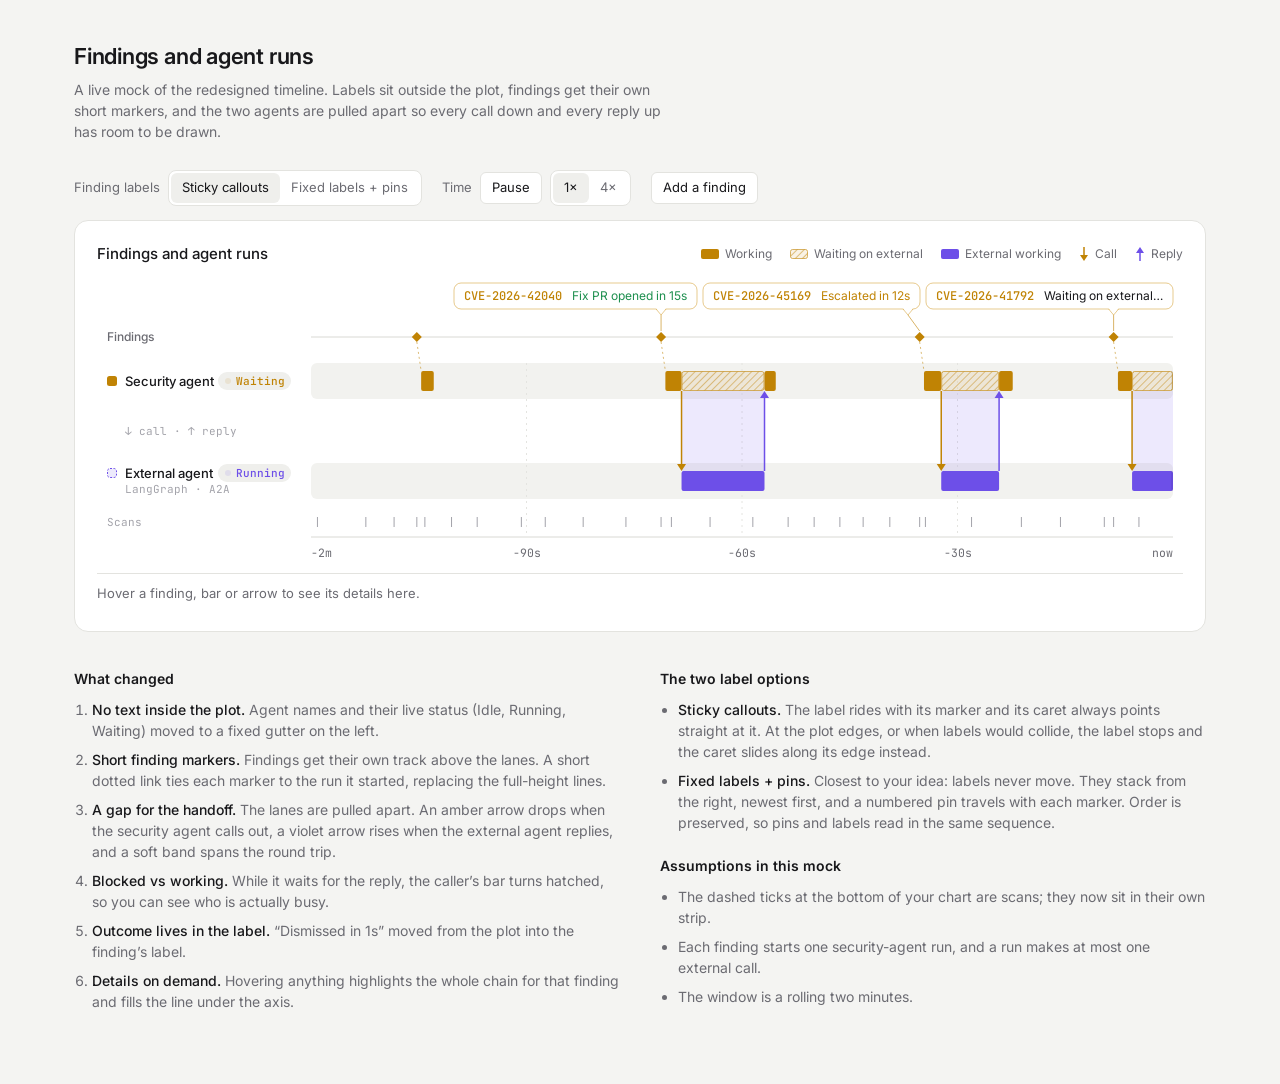
<file: inspiration/Findings timeline redesign.html>
<!doctype html>
<html lang="en">
<head>
<meta charset="utf-8">
<meta name="viewport" content="width=device-width, initial-scale=1, viewport-fit=cover">
<title>Findings and agent runs — timeline redesign</title>
<link rel="preconnect" href="https://fonts.googleapis.com">
<link rel="preconnect" href="https://fonts.gstatic.com" crossorigin>
<link href="https://fonts.googleapis.com/css2?family=Inter:wght@400;500;600&family=JetBrains+Mono:wght@400;500&display=swap" rel="stylesheet">
<style>
:root{
  --bg:#f4f4f2; --card:#ffffff; --border:#e3e3df; --text:#18181b; --muted:#6b6b72; --faint:#a3a3aa;
  --lane:#f2f2ef; --grid:#e4e4e0; --track:#d9d9d4; --chip:#efefec; --pill:#ffffff; --pill-stroke:rgba(201,138,6,.45);
  --amber:#c08304; --amber-wait:rgba(192,131,4,.10); --violet:#6d4fe8; --violet-soft:rgba(109,79,232,.12);
  --green:#1d8f4e; --focus:#6d4fe8;
  color-scheme:light;
}
@media (prefers-color-scheme: dark){
  :root:not([data-theme="light"]){
    --bg:#08080a; --card:#111114; --border:#24242a; --text:#ececef; --muted:#8c8c95; --faint:#55555d;
    --lane:#16161a; --grid:#24242a; --track:#2c2c33; --chip:#1c1c21; --pill:#17171b; --pill-stroke:rgba(242,181,58,.38);
    --amber:#f2b53a; --amber-wait:rgba(242,181,58,.07); --violet:#9d8af7; --violet-soft:rgba(157,138,247,.10);
    --green:#5fcf8a; --focus:#9d8af7;
    color-scheme:dark;
  }
}
:root[data-theme="dark"]{
  --bg:#08080a; --card:#111114; --border:#24242a; --text:#ececef; --muted:#8c8c95; --faint:#55555d;
  --lane:#16161a; --grid:#24242a; --track:#2c2c33; --chip:#1c1c21; --pill:#17171b; --pill-stroke:rgba(242,181,58,.38);
  --amber:#f2b53a; --amber-wait:rgba(242,181,58,.07); --violet:#9d8af7; --violet-soft:rgba(157,138,247,.10);
  --green:#5fcf8a; --focus:#9d8af7;
  color-scheme:dark;
}
:root{box-sizing:border-box;padding-top:env(safe-area-inset-top,0px);padding-bottom:env(safe-area-inset-bottom,0px)}
html{scroll-padding-top:env(safe-area-inset-top,0px)}
*,*::before,*::after{box-sizing:inherit}
body{margin:0;background:var(--bg);color:var(--text);font:400 14px/1.5 Inter,system-ui,-apple-system,"Segoe UI",sans-serif;-webkit-font-smoothing:antialiased}
.mono{font-family:"JetBrains Mono",ui-monospace,SFMono-Regular,Menlo,monospace}
main{max-width:1180px;margin:0 auto;padding:40px 24px 64px}
h1{font-size:22px;font-weight:600;letter-spacing:-.01em;margin:0 0 6px}
.lede{color:var(--muted);margin:0 0 28px;max-width:68ch}

.toolbar{display:flex;flex-wrap:wrap;gap:12px 20px;align-items:center;margin-bottom:14px}
.group{display:flex;align-items:center;gap:8px}
.group > span{color:var(--muted);font-size:13px}
.seg{display:inline-flex;border:1px solid var(--border);border-radius:8px;padding:2px;background:var(--card)}
.seg button,.btn{font:inherit;font-size:13px;color:var(--muted);background:transparent;border:0;border-radius:6px;padding:5px 11px;cursor:pointer}
.seg button[aria-pressed="true"]{background:var(--chip);color:var(--text)}
.btn{border:1px solid var(--border);background:var(--card);color:var(--text)}
.btn:hover,.seg button:hover{color:var(--text)}
button:focus-visible{outline:2px solid var(--focus);outline-offset:2px}

.card{background:var(--card);border:1px solid var(--border);border-radius:14px;padding:22px 22px 14px}
.card-head{display:flex;flex-wrap:wrap;justify-content:space-between;gap:10px 24px;align-items:baseline;margin-bottom:10px}
.card-head h2{font-size:15px;font-weight:500;margin:0}
.legend{display:flex;flex-wrap:wrap;gap:6px 18px;font-size:12px;color:var(--muted)}
.legend span{display:inline-flex;align-items:center;gap:6px}
.legend svg{display:block}
.scroll{overflow-x:auto;margin:0 -6px}
#chart{display:block;min-width:760px;width:100%;height:auto;user-select:none;touch-action:pan-x}
.inspector{border-top:1px solid var(--border);margin-top:4px;padding-top:10px;min-height:44px;font-size:13px;color:var(--muted)}
.inspector b{color:var(--text);font-weight:500}
.inspector .id{color:var(--amber)}

/* svg text */
.gn{font:500 13px Inter,system-ui,sans-serif;fill:var(--text)}
.gs{font:400 11px "JetBrains Mono",ui-monospace,monospace;fill:var(--faint)}
.gl{font:500 12px Inter,system-ui,sans-serif;fill:var(--muted)}
.ax{font:400 11.5px "JetBrains Mono",ui-monospace,monospace;fill:var(--muted)}
.chipt{font:500 11px "JetBrains Mono",ui-monospace,monospace}
.pid{font:500 12px "JetBrains Mono",ui-monospace,monospace;fill:var(--amber)}
.pst{font:400 12px Inter,system-ui,sans-serif;fill:var(--muted)}
.pnum{font:600 10.5px Inter,system-ui,sans-serif}

.notes{display:grid;grid-template-columns:repeat(auto-fit,minmax(300px,1fr));gap:28px 40px;margin-top:36px}
.notes h3{font-size:14px;font-weight:600;margin:0 0 10px}
.notes ol,.notes ul{margin:0;padding-left:18px;color:var(--muted)}
.notes li{margin-bottom:8px;max-width:60ch}
.notes li b{color:var(--text);font-weight:500}
@media (prefers-reduced-motion: reduce){ .pulse{animation:none} }
</style>
</head>
<body>
<main>
  <h1>Findings and agent runs</h1>
  <p class="lede">A live mock of the redesigned timeline. Labels sit outside the plot, findings get their own short markers, and the two agents are pulled apart so every call down and every reply up has room to be drawn.</p>

  <div class="toolbar" role="toolbar" aria-label="Prototype controls">
    <div class="group"><span>Finding labels</span>
      <div class="seg" id="variant">
        <button aria-pressed="true" data-v="callout">Sticky callouts</button>
        <button aria-pressed="false" data-v="pins">Fixed labels + pins</button>
      </div>
    </div>
    <div class="group"><span>Time</span>
      <button class="btn" id="play">Pause</button>
      <div class="seg" id="speed">
        <button aria-pressed="true" data-s="1">1×</button>
        <button aria-pressed="false" data-s="4">4×</button>
      </div>
    </div>
    <button class="btn" id="inject">Add a finding</button>
  </div>

  <section class="card" aria-label="Findings and agent runs chart">
    <div class="card-head">
      <h2>Findings and agent runs</h2>
      <div class="legend" aria-hidden="true">
        <span><svg width="18" height="10"><rect width="18" height="10" rx="2" style="fill:var(--amber)"/></svg>Working</span>
        <span><svg width="18" height="10"><defs><pattern id="lh" width="5" height="5" patternUnits="userSpaceOnUse" patternTransform="rotate(45)"><rect width="5" height="5" style="fill:var(--amber-wait)"/><line x1="0" y1="0" x2="0" y2="5" style="stroke:var(--amber);stroke-width:1.6;opacity:.6"/></pattern></defs><rect x=".5" y=".5" width="17" height="9" rx="2" style="fill:url(#lh);stroke:var(--amber);stroke-opacity:.6"/></svg>Waiting on external</span>
        <span><svg width="18" height="10"><rect width="18" height="10" rx="2" style="fill:var(--violet)"/></svg>External working</span>
        <span><svg width="10" height="14"><line x1="5" y1="0" x2="5" y2="9" style="stroke:var(--amber);stroke-width:1.5"/><path d="M1 8 L5 14 L9 8Z" style="fill:var(--amber)"/></svg>Call</span>
        <span><svg width="10" height="14"><line x1="5" y1="5" x2="5" y2="14" style="stroke:var(--violet);stroke-width:1.5"/><path d="M1 6 L5 0 L9 6Z" style="fill:var(--violet)"/></svg>Reply</span>
      </div>
    </div>
    <div class="scroll"><svg id="chart" role="img" aria-label="Timeline of findings, security agent runs and external agent calls over the last two minutes"></svg></div>
    <div class="inspector" id="inspector" aria-live="polite">Hover a finding, bar or arrow to see its details here.</div>
  </section>

  <div class="notes">
    <div>
      <h3>What changed</h3>
      <ol>
        <li><b>No text inside the plot.</b> Agent names and their live status (Idle, Running, Waiting) moved to a fixed gutter on the left.</li>
        <li><b>Short finding markers.</b> Findings get their own track above the lanes. A short dotted link ties each marker to the run it started, replacing the full-height lines.</li>
        <li><b>A gap for the handoff.</b> The lanes are pulled apart. An amber arrow drops when the security agent calls out, a violet arrow rises when the external agent replies, and a soft band spans the round trip.</li>
        <li><b>Blocked vs working.</b> While it waits for the reply, the caller’s bar turns hatched, so you can see who is actually busy.</li>
        <li><b>Outcome lives in the label.</b> “Dismissed in 1s” moved from the plot into the finding’s label.</li>
        <li><b>Details on demand.</b> Hovering anything highlights the whole chain for that finding and fills the line under the axis.</li>
      </ol>
    </div>
    <div>
      <h3>The two label options</h3>
      <ul>
        <li><b>Sticky callouts.</b> The label rides with its marker and its caret always points straight at it. At the plot edges, or when labels would collide, the label stops and the caret slides along its edge instead.</li>
        <li><b>Fixed labels + pins.</b> Closest to your idea: labels never move. They stack from the right, newest first, and a numbered pin travels with each marker. Order is preserved, so pins and labels read in the same sequence.</li>
      </ul>
      <h3 style="margin-top:22px">Assumptions in this mock</h3>
      <ul>
        <li>The dashed ticks at the bottom of your chart are scans; they now sit in their own strip.</li>
        <li>Each finding starts one security-agent run, and a run makes at most one external call.</li>
        <li>The window is a rolling two minutes.</li>
      </ul>
    </div>
  </div>
</main>

<script>
(() => {
  const WINDOW = 120;
  const Y = { rail:8, pillH:26, event:62, aTop:88, aBot:124, bTop:188, bBot:224, scanTop:242, scanBot:252, axis:262, label:282, H:294 };
  const BAR_PAD = 8, BAR_H = 20;
  const G = 200;
  const svg = document.getElementById('chart');
  const inspector = document.getElementById('inspector');
  const mctx = document.createElement('canvas').getContext('2d');
  const MONO12 = '500 12px "JetBrains Mono", ui-monospace, monospace';
  const SANS12 = '400 12px Inter, system-ui, sans-serif';
  const MONO11 = '500 11px "JetBrains Mono", ui-monospace, monospace';
  const tw = (s, f) => { mctx.font = f; return mctx.measureText(s).width; };
  const rand = (a, b) => a + Math.random() * (b - a);
  const pick = a => a[Math.floor(Math.random() * a.length)];
  const clamp = (v, a, b) => Math.max(a, Math.min(b, v));
  const fmt = s => s < 10 ? s.toFixed(1) + 's' : Math.round(s) + 's';
  const reduceMotion = matchMedia('(prefers-reduced-motion: reduce)').matches;

  const repos = ['storefront-legacy', 'checkout', 'ci-tools', 'payments-api', 'auth-service'];
  const S = { now:0, playing:true, speed:1, variant:'callout', findings:[], scans:[], seq:0,
              nextFinding:0, nextScan:0, agentFreeAt:-1e9, mouse:null, hits:[], hoverKey:null, W:900 };

  function makeFinding(t, forceCall) {
    S.seq++;
    const start = Math.max(t + 0.6, S.agentFreeAt + 0.4);
    const analyze = rand(1.5, 4);
    const calls = forceCall ?? Math.random() < 0.6;
    let call = null, end, outcome;
    if (calls) {
      const cs = start + analyze, ce = cs + rand(5, 13);
      call = { start: cs, end: ce };
      end = ce + rand(1, 2.5);
      outcome = Math.random() < 0.5 ? 'Escalated' : 'Fix PR opened';
    } else {
      end = start + rand(0.6, 1.8);
      outcome = 'Dismissed';
    }
    S.agentFreeAt = end;
    S.findings.push({ key:S.seq, n:((S.seq - 1) % 9) + 1, id:'CVE-2026-' + Math.floor(rand(40000, 49999)), t,
      repo:pick(repos), cvss:rand(7, 9.9).toFixed(1), run:{ start, end, call }, outcome, ax:null });
    S.scans.push(t);
  }

  function step() {
    while (S.nextScan <= S.now) { S.scans.push(S.nextScan); S.nextScan += rand(3, 7); }
    while (S.nextFinding <= S.now) { makeFinding(S.nextFinding); S.nextFinding += rand(16, 32); }
    const cut = S.now - WINDOW - 4;
    S.findings = S.findings.filter(f => f.run.end > cut || f.t > cut);
    S.scans = S.scans.filter(t => t > cut);
  }

  // seed a readable starting state
  S.nextScan = -126; S.nextFinding = 1e9; step();
  makeFinding(-104, false); makeFinding(-70, true); makeFinding(-34, true); makeFinding(-7, true);
  S.nextFinding = rand(12, 18);

  function status(f) {
    const r = f.run, now = S.now;
    if (now < r.start) return { text:'Queued', live:true };
    if (r.call && now >= r.call.start && now < r.call.end) return { text:'Waiting on external…', live:true };
    if (now < r.end) return { text:'Analyzing…', live:true };
    return { text:`${f.outcome} in ${fmt(r.end - r.start)}`, live:false, outcome:f.outcome };
  }
  const outcomeColor = o => o === 'Escalated' ? 'var(--amber)' : o === 'Fix PR opened' ? 'var(--green)' : 'var(--muted)';

  function chip(xr, cy, label, color, active, pulse) {
    const w = tw(label, MONO11) + (active ? 24 : 14);
    const x = xr - w;
    let s = `<rect x="${x}" y="${cy - 9}" width="${w}" height="18" rx="9" style="fill:var(--chip)"/>`;
    if (active) s += `<circle cx="${x + 10}" cy="${cy}" r="3" style="fill:${color};opacity:${pulse}"/>`;
    s += `<text x="${x + (active ? 18 : 7)}" y="${cy + 4}" class="chipt" style="fill:${active ? color : 'var(--muted)'}">${label}</text>`;
    return s;
  }

  function render(ts) {
    const W = S.W, now = S.now, pl = G + 20, pr = W - 16, pw = pr - pl;
    const X = t => pr - (now - t) / WINDOW * pw;
    const pulse = reduceMotion ? 1 : 0.55 + 0.45 * Math.sin(ts / 280);

    // hover from last frame's hit areas
    S.hoverKey = null;
    if (S.mouse) for (let i = S.hits.length - 1; i >= 0; i--) {
      const h = S.hits[i];
      if (S.mouse.x >= h.x && S.mouse.x <= h.x + h.w && S.mouse.y >= h.y && S.mouse.y <= h.y + h.h) { S.hoverKey = h.key; break; }
    }
    const hits = [];
    const op = f => S.hoverKey && S.hoverKey !== f.key ? 0.28 : 1;

    const aMid = (Y.aTop + Y.aBot) / 2, bMid = (Y.bTop + Y.bBot) / 2, gMid = (Y.aBot + Y.bTop) / 2;
    const barY = Y.aTop + BAR_PAD, barB = barY + BAR_H, extY = Y.bTop + BAR_PAD;

    let s = `<defs><clipPath id="clip"><rect x="${pl}" y="0" width="${pw}" height="${Y.H}"/></clipPath>
      <pattern id="hatch" width="5" height="5" patternUnits="userSpaceOnUse" patternTransform="rotate(45)"><rect width="5" height="5" style="fill:var(--amber-wait)"/><line x1="0" y1="0" x2="0" y2="5" style="stroke:var(--amber);stroke-width:1.6;opacity:.55"/></pattern></defs>`;

    // ---- gutter (fixed text) ----
    const active = S.findings.filter(f => now >= f.run.start && now < f.run.end);
    const waiting = active.some(f => f.run.call && now >= f.run.call.start && now < f.run.call.end);
    const aState = active.length ? (waiting ? ['Waiting', 'var(--amber)'] : ['Running', 'var(--amber)']) : ['Idle', null];
    const bState = waiting ? ['Running', 'var(--violet)'] : ['Idle', null];
    s += `<text x="16" y="${Y.event + 4}" class="gl">Findings</text>`;
    s += `<rect x="16" y="${aMid - 5}" width="10" height="10" rx="2.5" style="fill:var(--amber)"/><text x="34" y="${aMid + 4.5}" class="gn">Security agent</text>`;
    s += chip(G, aMid, aState[0], aState[1], !!aState[1], pulse);
    s += `<text x="34" y="${gMid + 4}" class="gs">↓ call · ↑ reply</text>`;
    s += `<rect x="16.5" y="${bMid - 12.5}" width="9" height="9" rx="2.5" style="fill:var(--violet-soft);stroke:var(--violet);stroke-dasharray:2 1.5"/><text x="34" y="${bMid - 3.5}" class="gn">External agent</text><text x="34" y="${bMid + 12}" class="gs">LangGraph · A2A</text>`;
    s += chip(G, bMid - 8, bState[0], bState[1], !!bState[1], pulse);
    s += `<text x="16" y="${Y.scanBot - 1}" class="gs">Scans</text>`;

    // ---- plot scaffolding ----
    s += `<rect x="${pl}" y="${Y.aTop}" width="${pw}" height="${Y.aBot - Y.aTop}" rx="6" style="fill:var(--lane)"/>`;
    s += `<rect x="${pl}" y="${Y.bTop}" width="${pw}" height="${Y.bBot - Y.bTop}" rx="6" style="fill:var(--lane)"/>`;
    s += `<line x1="${pl}" x2="${pr}" y1="${Y.event}" y2="${Y.event}" style="stroke:var(--track)"/>`;
    for (const t of [-120, -90, -60, -30, 0]) {
      const x = pr + t / WINDOW * pw;
      if (t !== 0 && t !== -120) s += `<line x1="${x}" x2="${x}" y1="${Y.aTop}" y2="${Y.axis}" style="stroke:var(--grid);stroke-dasharray:2 4"/>`;
      const anchor = t === -120 ? 'start' : t === 0 ? 'end' : 'middle';
      s += `<text x="${x}" y="${Y.label}" text-anchor="${anchor}" class="ax">${t === 0 ? 'now' : t === -120 ? '−2m' : '−' + (-t) + 's'}</text>`;
    }
    s += `<line x1="${pl}" x2="${pr}" y1="${Y.axis}" y2="${Y.axis}" style="stroke:var(--track)"/>`;

    s += `<g clip-path="url(#clip)">`;
    for (const t of S.scans) { if (t > now) continue; const x = X(t); s += `<line x1="${x}" x2="${x}" y1="${Y.scanTop}" y2="${Y.scanBot}" style="stroke:var(--faint)"/>`; }

    for (const f of S.findings) {
      if (f.t > now) continue;
      const r = f.run, mx = X(f.t);
      let g = '';
      // link: finding marker -> run start
      if (r.start <= now) g += `<line x1="${mx}" y1="${Y.event + 5}" x2="${X(r.start)}" y2="${barY}" style="stroke:var(--amber);stroke-opacity:.55;stroke-dasharray:2 3"/>`;
      // handoff band + external bar
      if (r.call && r.call.start <= now) {
        const cx1 = X(r.call.start), cx2 = X(Math.min(r.call.end, now));
        g += `<rect x="${cx1}" y="${barB}" width="${Math.max(cx2 - cx1, 1)}" height="${extY - barB}" style="fill:var(--violet-soft)"/>`;
        g += `<rect x="${cx1}" y="${extY}" width="${Math.max(cx2 - cx1, 2)}" height="${BAR_H}" rx="2" style="fill:var(--violet)"/>`;
        hits.push({ x:cx1, y:barB, w:cx2 - cx1, h:extY + BAR_H - barB, key:f.key });
        if (now < r.call.end) g += `<rect x="${cx2 - 2}" y="${extY}" width="2" height="${BAR_H}" style="fill:var(--text);opacity:${pulse * .7}"/>`;
      }
      // security agent segments
      if (r.start <= now) {
        const segs = r.call ? [[r.start, r.call.start, 0], [r.call.start, r.call.end, 1], [r.call.end, r.end, 0]] : [[r.start, r.end, 0]];
        for (const [a, b0, wait] of segs) {
          if (a >= now) continue;
          const x1 = X(a), x2 = Math.max(X(Math.min(b0, now)), x1 + 2);
          g += wait
            ? `<rect x="${x1 + .5}" y="${barY + .5}" width="${x2 - x1 - 1}" height="${BAR_H - 1}" rx="2" style="fill:url(#hatch);stroke:var(--amber);stroke-opacity:.6"/>`
            : `<rect x="${x1}" y="${barY}" width="${x2 - x1}" height="${BAR_H}" rx="2" style="fill:var(--amber)"/>`;
          hits.push({ x:x1, y:barY, w:x2 - x1, h:BAR_H, key:f.key });
        }
        if (now < r.end) g += `<rect x="${pr - 2}" y="${barY}" width="2" height="${BAR_H}" style="fill:var(--text);opacity:${pulse * .7}"/>`;
      }
      // call / reply arrows
      if (r.call && r.call.start <= now) {
        const x = X(r.call.start);
        g += `<line x1="${x}" y1="${barB}" x2="${x}" y2="${extY - 6}" style="stroke:var(--amber);stroke-width:1.5"/><path d="M${x - 4.5} ${extY - 7} L${x} ${extY} L${x + 4.5} ${extY - 7}Z" style="fill:var(--amber)"/>`;
        hits.push({ x:x - 6, y:barB, w:12, h:extY - barB, key:f.key });
      }
      if (r.call && r.call.end <= now) {
        const x = X(r.call.end);
        g += `<line x1="${x}" y1="${extY}" x2="${x}" y2="${barB + 6}" style="stroke:var(--violet);stroke-width:1.5"/><path d="M${x - 4.5} ${barB + 7} L${x} ${barB} L${x + 4.5} ${barB + 7}Z" style="fill:var(--violet)"/>`;
        hits.push({ x:x - 6, y:barB, w:12, h:extY - barB, key:f.key });
      }
      // marker
      if (S.variant === 'callout') {
        g += `<path d="M${mx} ${Y.event - 5} L${mx + 5} ${Y.event} L${mx} ${Y.event + 5} L${mx - 5} ${Y.event}Z" style="fill:var(--amber)"/>`;
        hits.push({ x:mx - 8, y:Y.event - 8, w:16, h:16, key:f.key });
      } else {
        const cy = Y.event - 13;
        g += `<path d="M${mx - 5.5} ${cy + 5} L${mx} ${Y.event + 1} L${mx + 5.5} ${cy + 5}Z" style="fill:var(--amber)"/><circle cx="${mx}" cy="${cy}" r="8.5" style="fill:var(--amber)"/><text x="${mx}" y="${cy + 3.8}" text-anchor="middle" class="pnum" style="fill:var(--card)">${f.n}</text>`;
        hits.push({ x:mx - 9, y:cy - 9, w:18, h:Y.event - cy + 10, key:f.key });
      }
      s += `<g opacity="${op(f)}">${g}</g>`;
    }
    s += `</g>`;

    // ---- finding labels (outside the clip) ----
    const vis = S.findings.filter(f => f.t <= now && X(f.t) >= pl);
    const items = vis.map(f => {
      const st = status(f);
      const badge = S.variant === 'pins' ? 22 : 0;
      const w = 10 + badge + tw(f.id, MONO12) + 10 + tw(st.text, SANS12) + 10;
      return { f, st, w, mx:X(f.t), left:0, badge };
    });

    if (S.variant === 'callout') {
      items.sort((a, b) => a.mx - b.mx);
      for (const it of items) it.left = clamp(it.mx - it.w / 2, pl, pr - it.w);
      for (let i = 1; i < items.length; i++) items[i].left = Math.max(items[i].left, items[i - 1].left + items[i - 1].w + 6);
      for (let i = items.length - 1; i >= 0; i--) {
        const lim = i === items.length - 1 ? pr : items[i + 1].left - 6;
        items[i].left = Math.min(items[i].left, lim - items[i].w);
      }
    } else {
      items.sort((a, b) => b.f.t - a.f.t);
      let right = pr;
      for (const it of items) { it.left = right - it.w; right = it.left - 8; }
    }

    const py = Y.rail, pb = Y.rail + Y.pillH;
    for (const it of items) {
      const f = it.f;
      if (it.left < pl - 1) { f.ax = null; continue; }
      f.ax = f.ax == null ? it.left : (reduceMotion ? it.left : f.ax + (it.left - f.ax) * 0.22);
      const L = f.ax, w = it.w;
      let g = `<rect x="${L}" y="${py}" width="${w}" height="${Y.pillH}" rx="7" style="fill:var(--pill);stroke:var(--pill-stroke)"/>`;
      let tx = L + 10;
      if (it.badge) {
        g += `<circle cx="${L + 18}" cy="${py + Y.pillH / 2}" r="8" style="fill:var(--amber)"/><text x="${L + 18}" y="${py + Y.pillH / 2 + 3.8}" text-anchor="middle" class="pnum" style="fill:var(--card)">${f.n}</text>`;
        tx += it.badge;
      }
      g += `<text x="${tx}" y="${py + 17}" class="pid">${f.id}</text>`;
      const stColor = it.st.live ? 'var(--text)' : outcomeColor(it.st.outcome);
      g += `<text x="${tx + tw(f.id, MONO12) + 10}" y="${py + 17}" class="pst" style="fill:${stColor}">${it.st.text}</text>`;
      if (S.variant === 'callout') {
        const cx = clamp(it.mx, L + 12, L + w - 12);
        g += `<path d="M${cx - 5} ${pb - 1} L${cx} ${pb + 6} L${cx + 5} ${pb - 1}Z" style="fill:var(--pill)"/>`;
        g += `<path d="M${cx - 5} ${pb} L${cx} ${pb + 6} L${cx + 5} ${pb}" style="fill:none;stroke:var(--pill-stroke)"/>`;
        g += `<line x1="${cx}" y1="${pb + 6}" x2="${it.mx}" y2="${Y.event - 6}" style="stroke:var(--amber);stroke-opacity:.6"/>`;
      }
      hits.push({ x:L, y:py, w, h:Y.pillH, key:f.key });
      s += `<g opacity="${op(f)}">${g}</g>`;
    }

    svg.setAttribute('viewBox', `0 0 ${W} ${Y.H}`);
    svg.setAttribute('height', Y.H);
    svg.innerHTML = s;
    S.hits = hits;
    updateInspector();
  }

  let lastInspector = '';
  function updateInspector() {
    let html = 'Hover a finding, bar or arrow to see its details here.';
    const f = S.findings.find(x => x.key === S.hoverKey);
    if (f) {
      const r = f.run, now = S.now, st = status(f);
      const parts = [`<span class="mono id">${f.id}</span> in <b>${f.repo}</b>, CVSS <b>${f.cvss}</b>, found ${fmt(now - f.t)} ago.`];
      if (now >= r.start) parts.push(`Security agent ran ${fmt(Math.min(now, r.end) - r.start)}${now < r.end ? ' so far' : ''}.`);
      if (r.call && now >= r.call.start) parts.push(`Called the external agent ${fmt(now - r.call.start)} ago; ${now >= r.call.end ? `reply came after ${fmt(r.call.end - r.call.start)}` : 'no reply yet'}.`);
      parts.push(`<b>${st.text}</b>`);
      html = parts.join(' ');
    }
    if (html !== lastInspector) { inspector.innerHTML = html; lastInspector = html; }
  }

  // ---- wiring ----
  new ResizeObserver(() => { S.W = Math.max(760, svg.getBoundingClientRect().width); }).observe(svg);
  const setMouse = e => { const b = svg.getBoundingClientRect(); const k = S.W / b.width; S.mouse = { x:(e.clientX - b.left) * k, y:(e.clientY - b.top) * k }; };
  svg.addEventListener('pointermove', setMouse);
  svg.addEventListener('pointerdown', setMouse);
  svg.addEventListener('pointerleave', e => { if (e.pointerType === 'mouse') S.mouse = null; });

  const segToggle = (id, attr, fn) => document.getElementById(id).addEventListener('click', e => {
    const b = e.target.closest('button'); if (!b) return;
    for (const x of b.parentElement.children) x.setAttribute('aria-pressed', x === b);
    fn(b.dataset[attr]);
  });
  segToggle('variant', 'v', v => { S.variant = v; S.findings.forEach(f => f.ax = null); });
  segToggle('speed', 's', v => { S.speed = +v; });
  const playBtn = document.getElementById('play');
  playBtn.addEventListener('click', () => { S.playing = !S.playing; playBtn.textContent = S.playing ? 'Pause' : 'Play'; });
  document.getElementById('inject').addEventListener('click', () => { makeFinding(S.now); });

  let last = performance.now();
  function frame(ts) {
    const dt = Math.min(0.1, (ts - last) / 1000); last = ts;
    if (S.playing) { S.now += dt * S.speed; step(); }
    render(ts);
    requestAnimationFrame(frame);
  }
  if (document.fonts && document.fonts.ready) document.fonts.ready.then(() => requestAnimationFrame(frame));
  else requestAnimationFrame(frame);
})();
</script>
</body>
</html>
</file>
